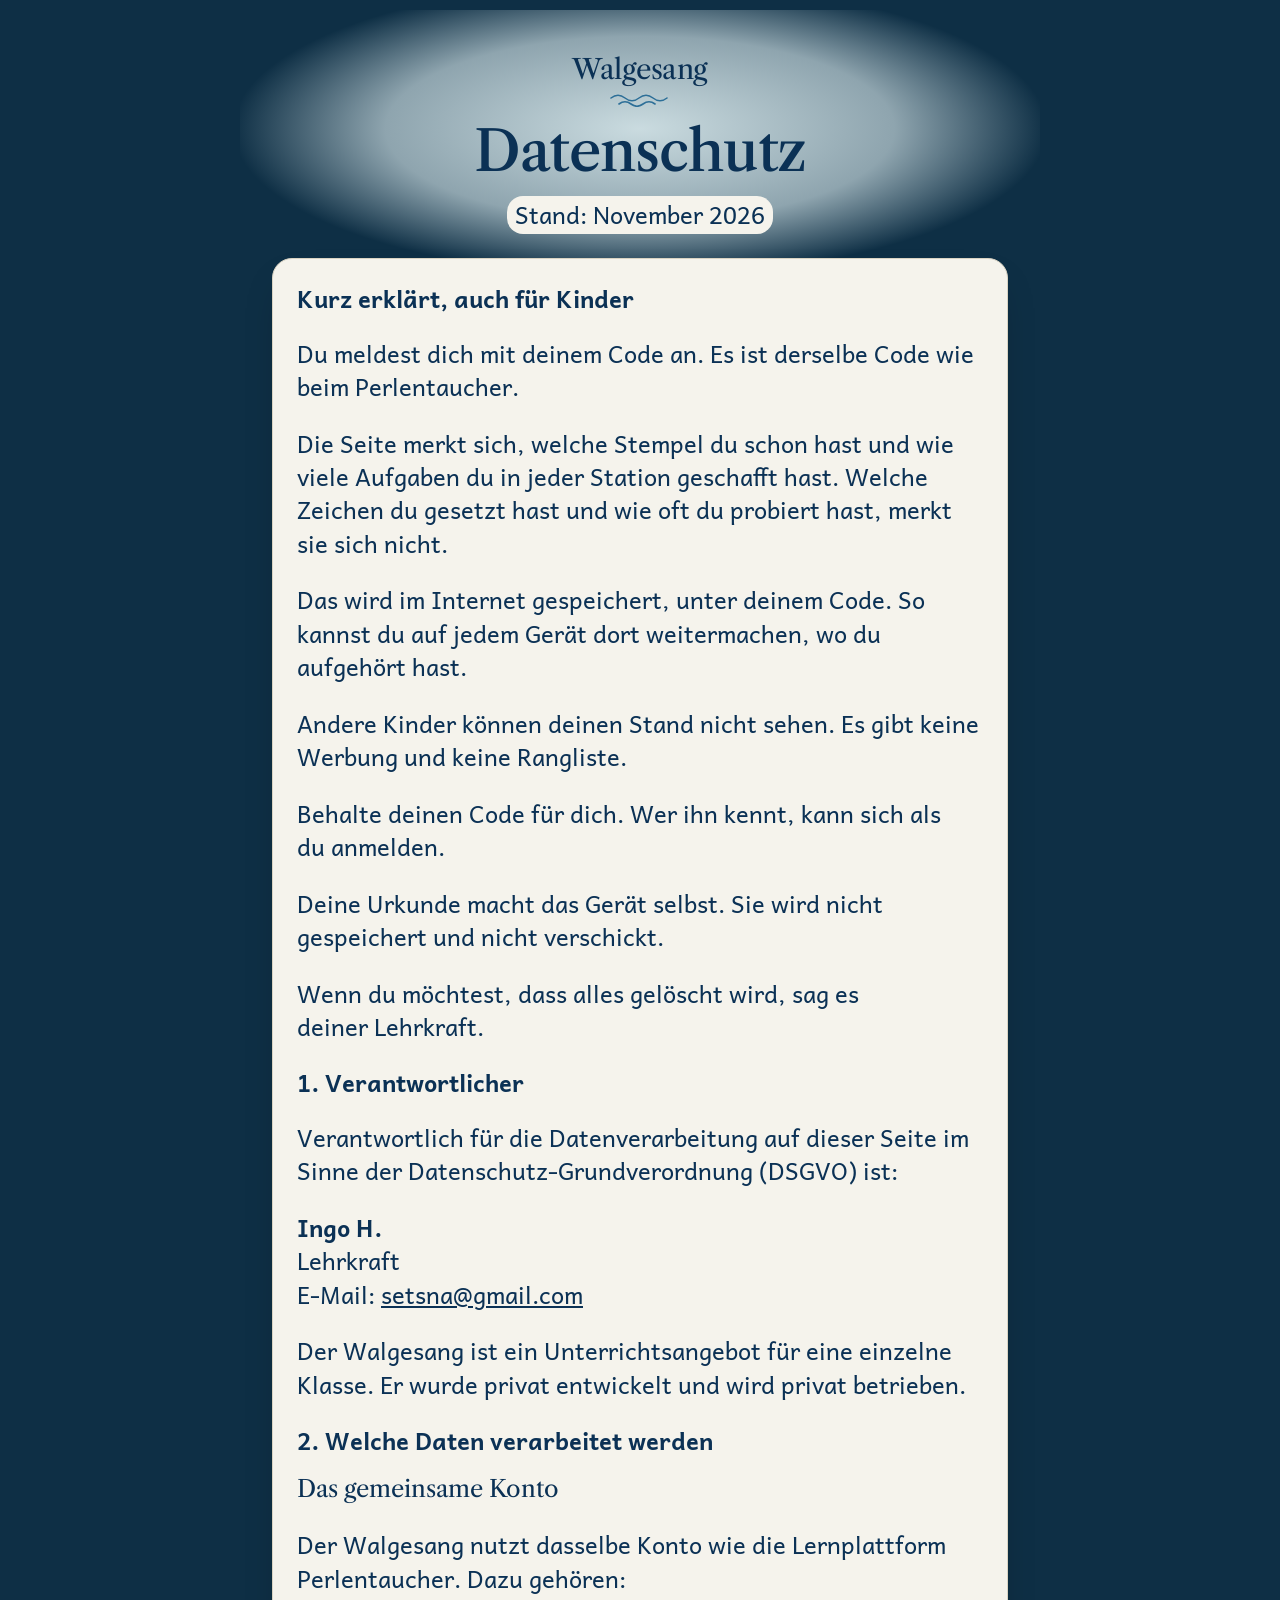
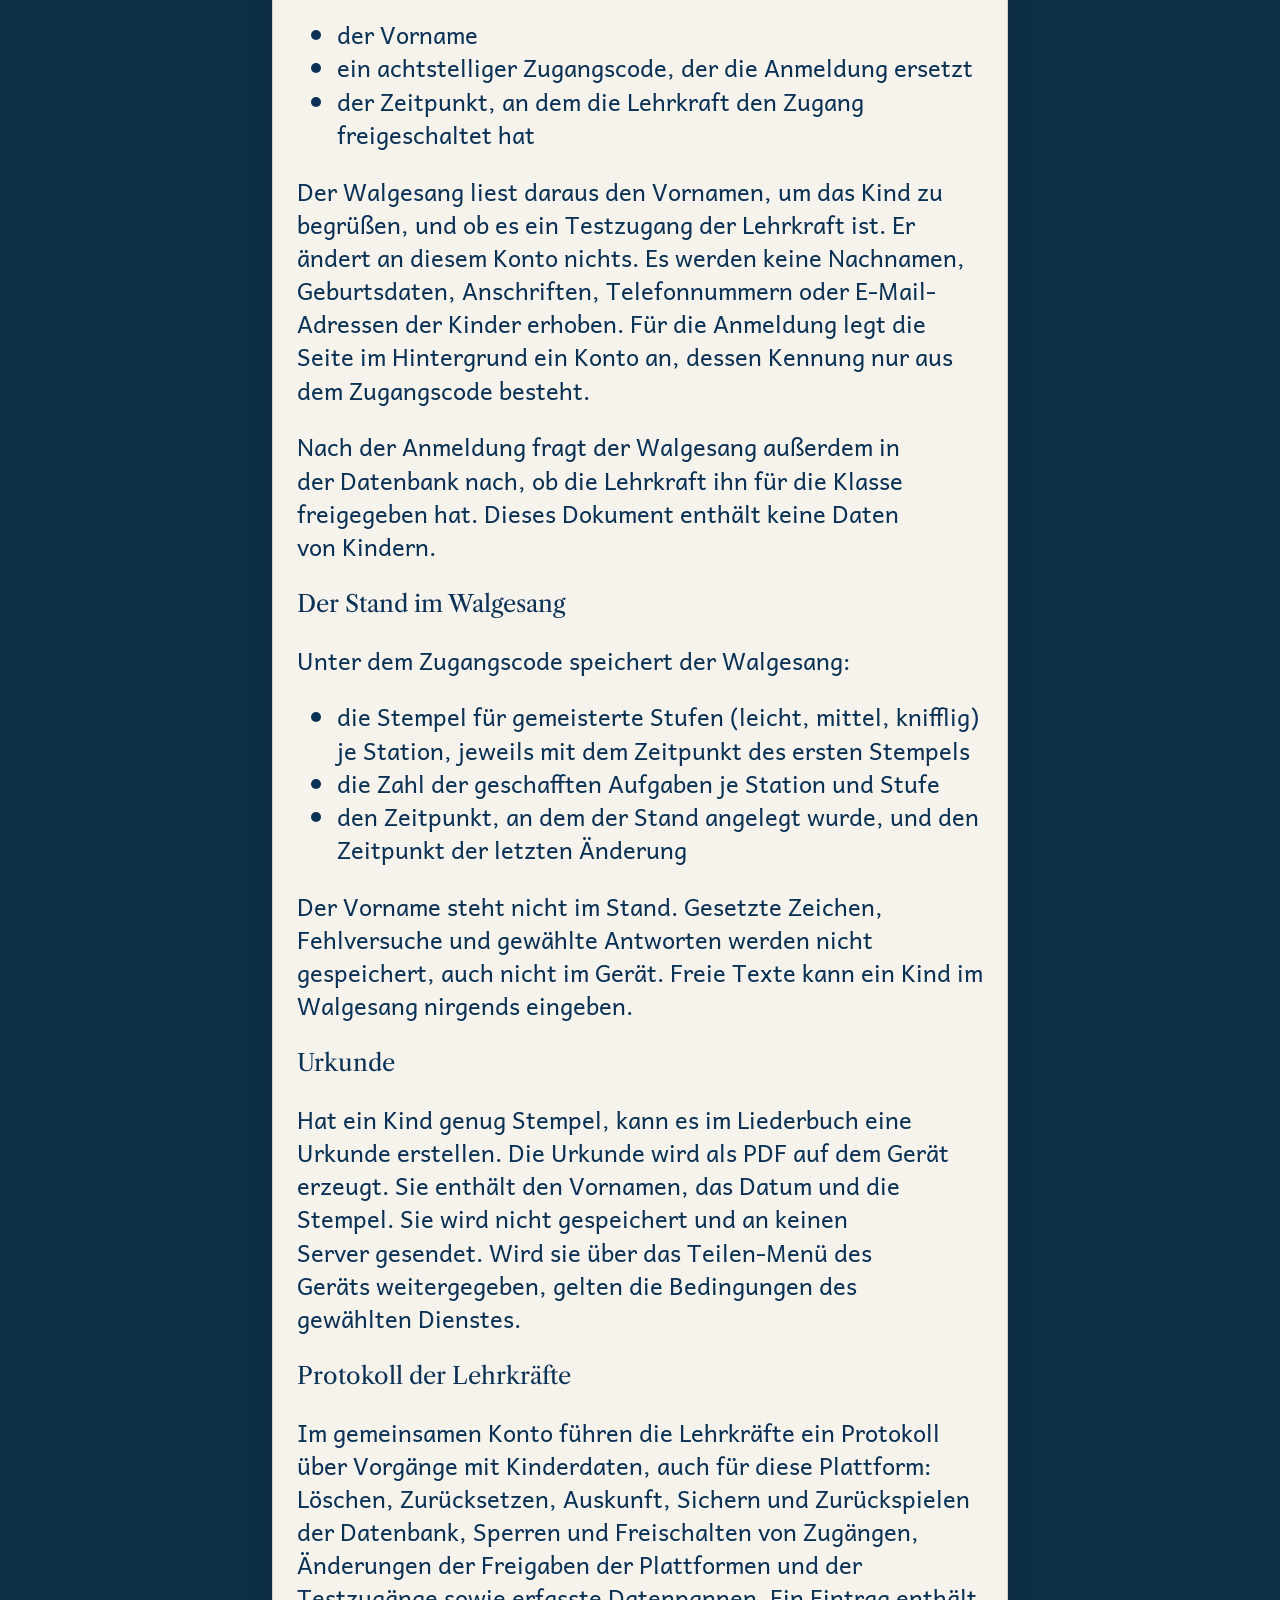
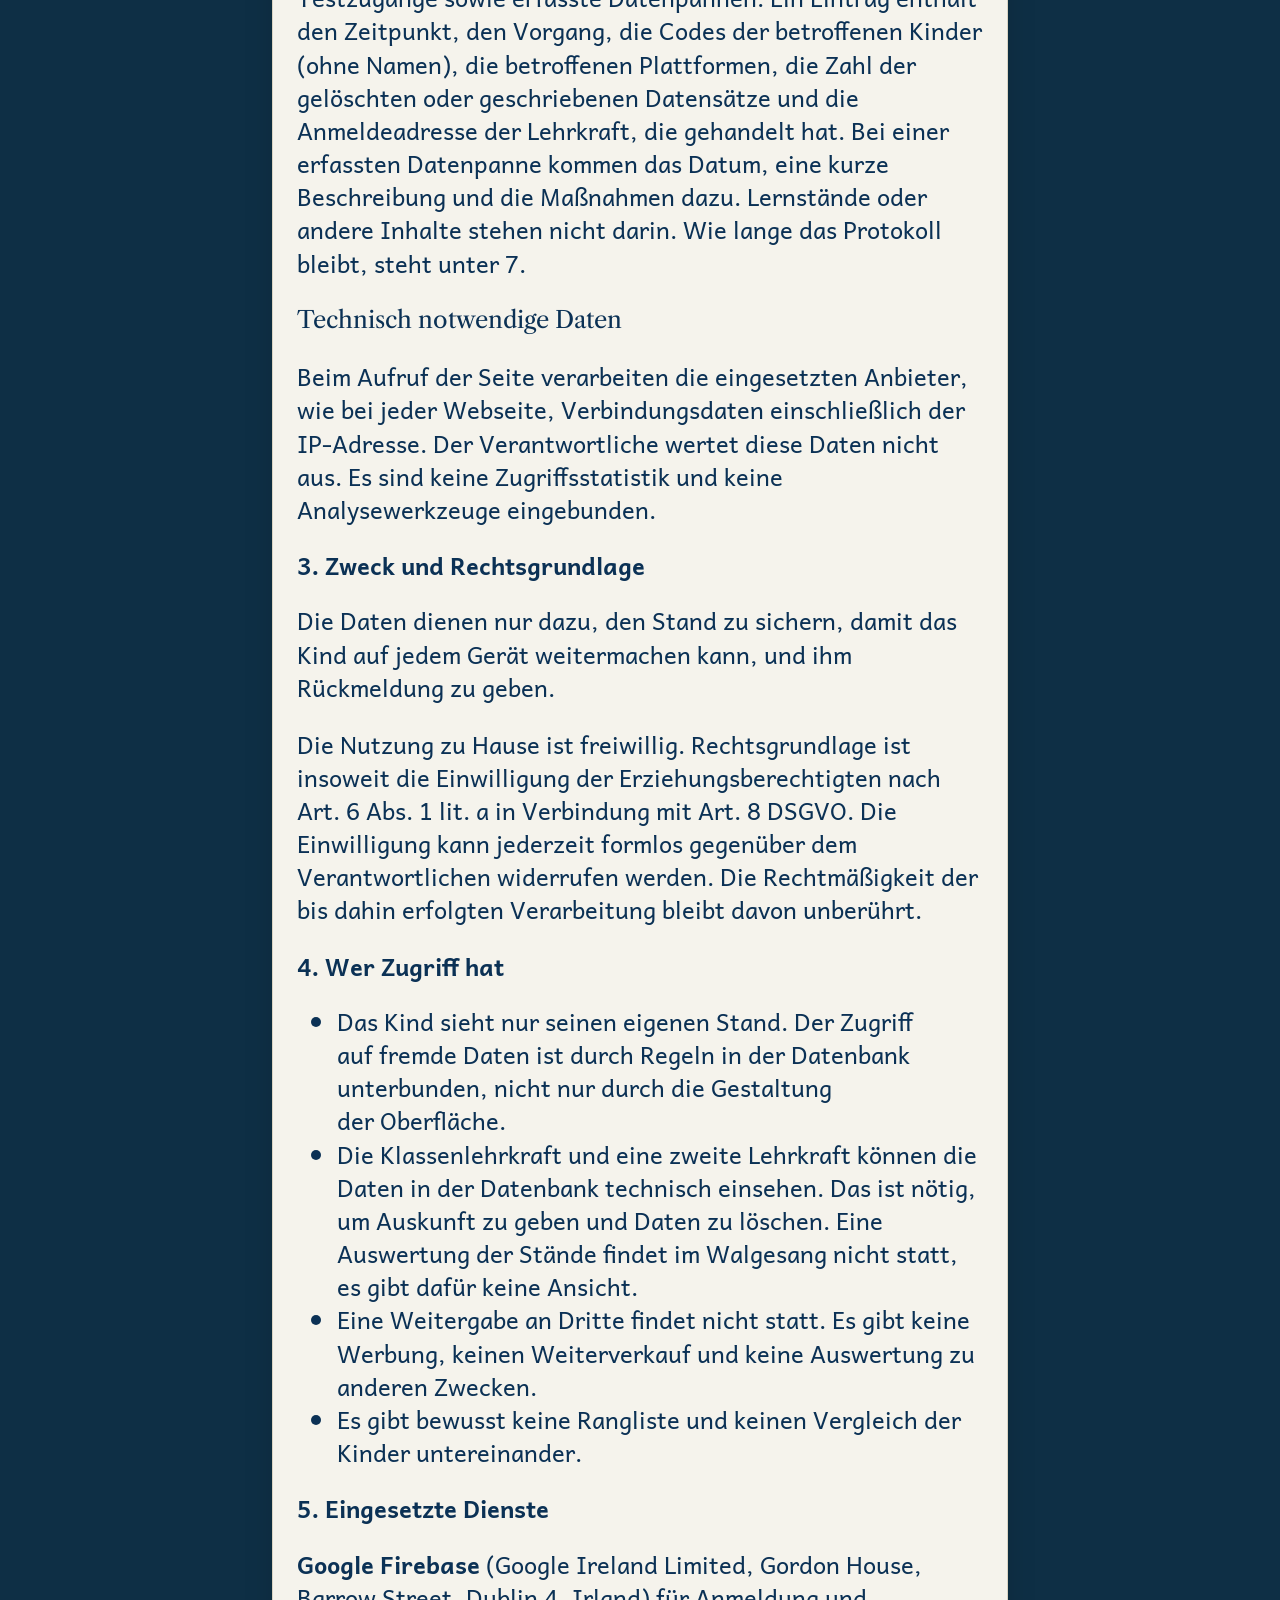
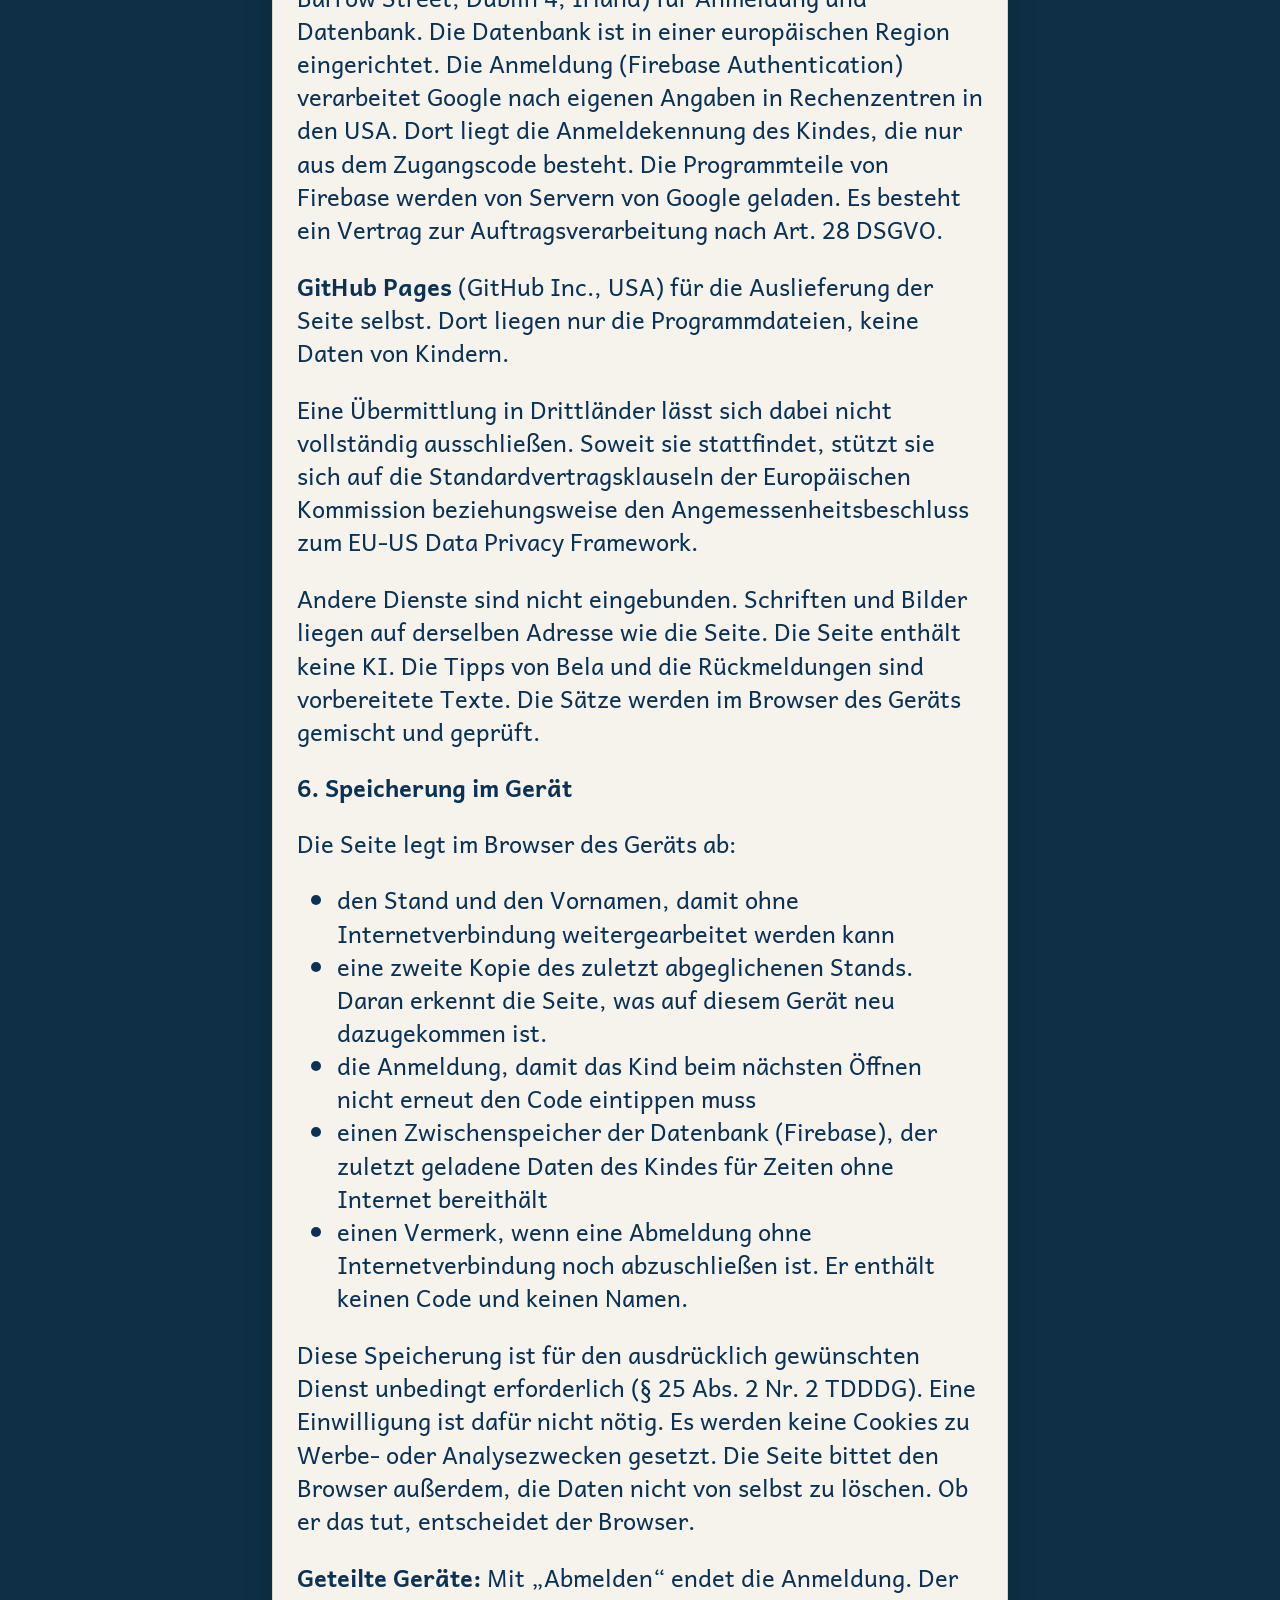
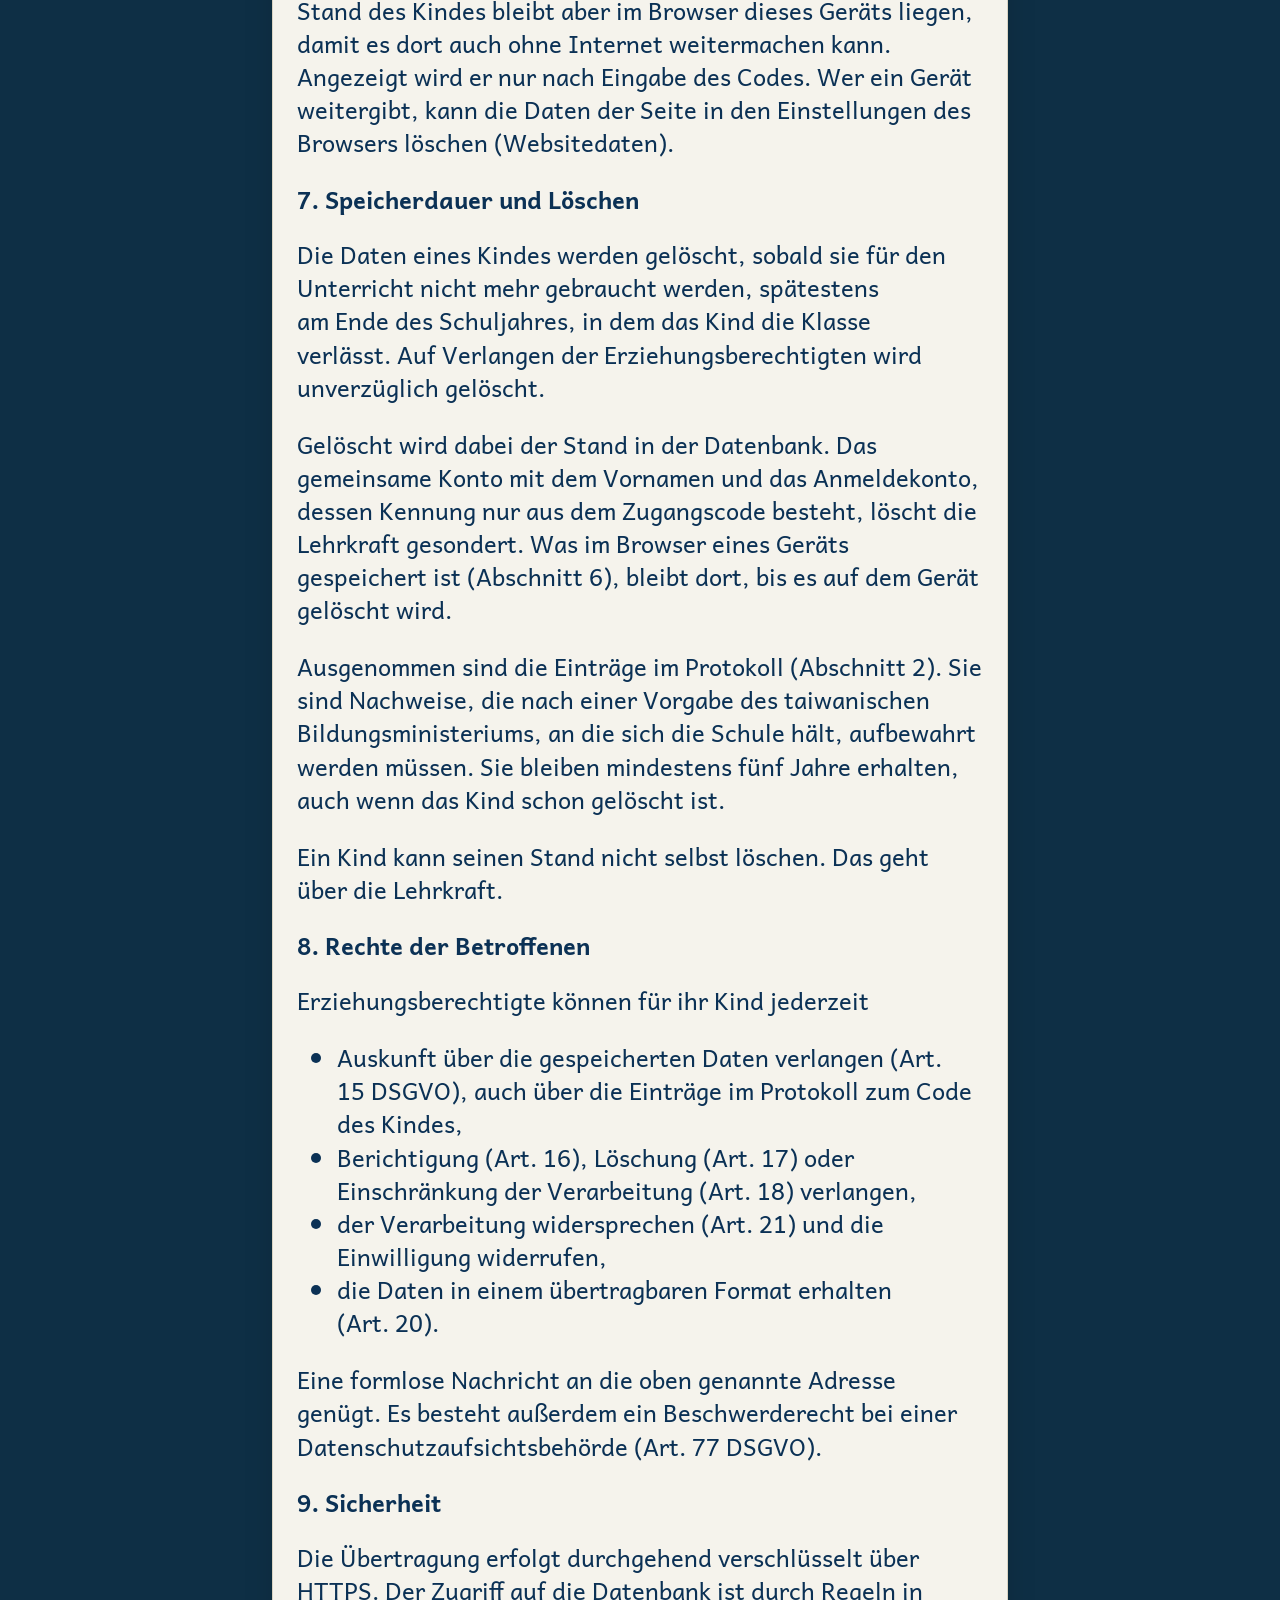
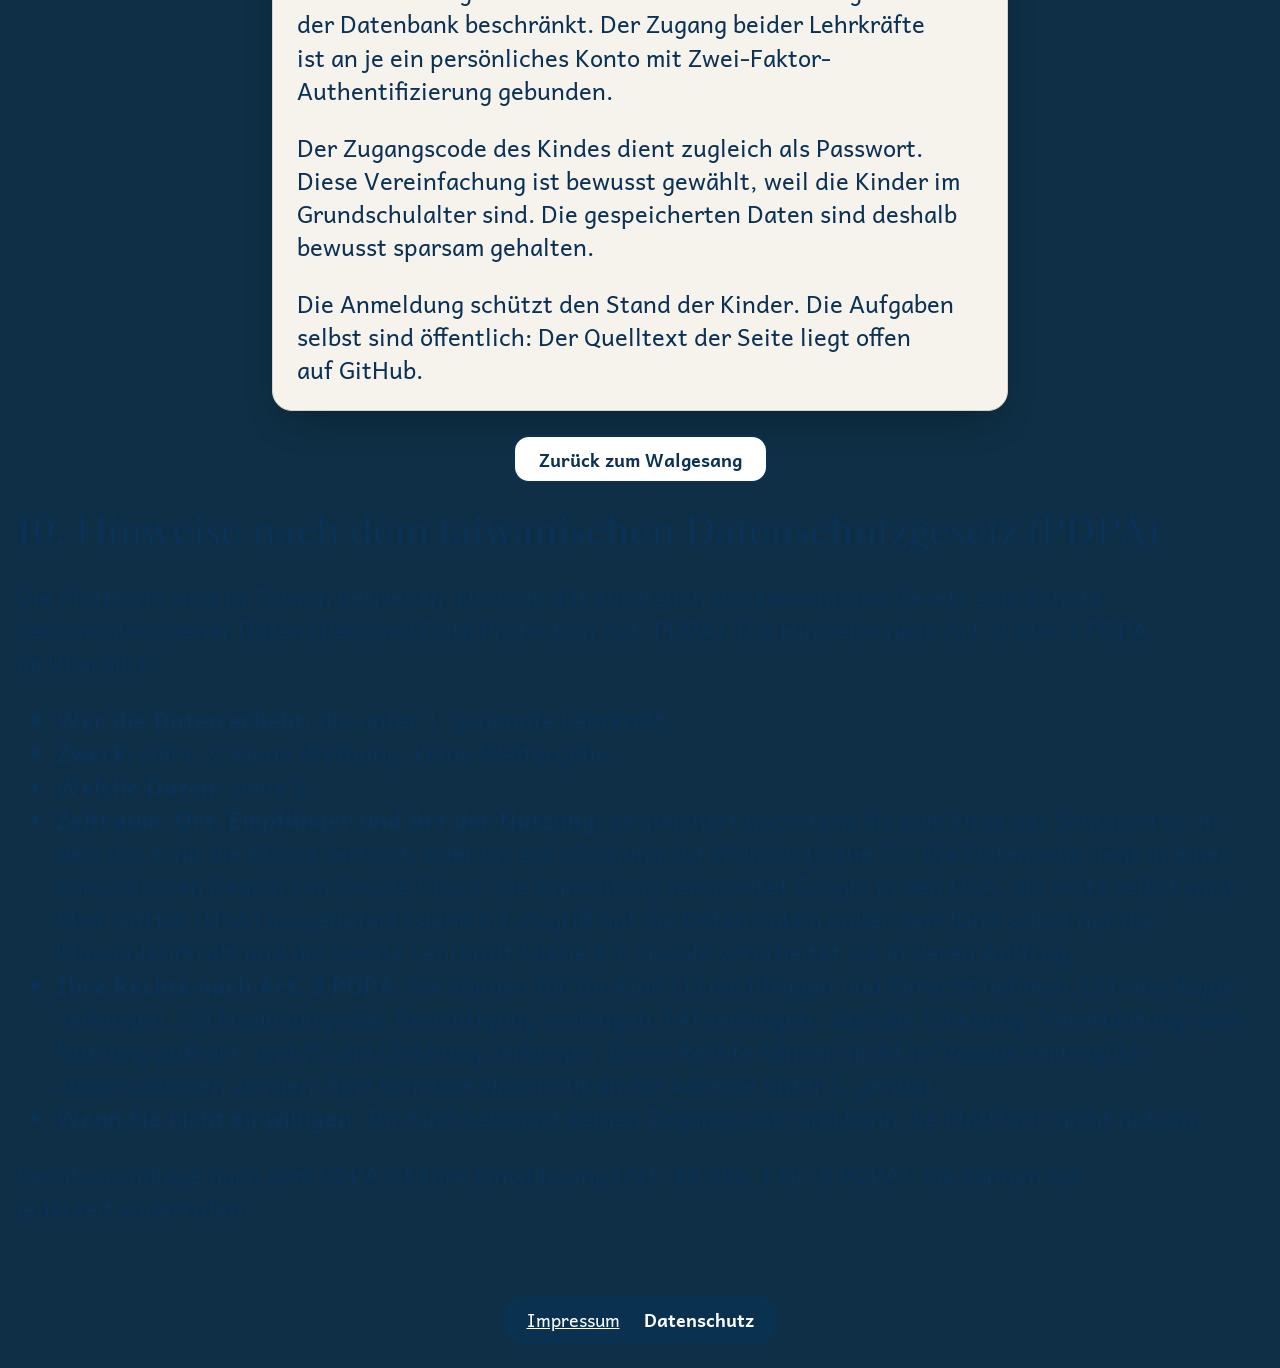
<file: datenschutz.html>
<!doctype html>
<html lang="de">
<head>
  <meta charset="utf-8">
  <meta name="viewport" content="width=device-width, initial-scale=1, viewport-fit=cover">
  <meta http-equiv="Content-Security-Policy" content="default-src 'self'; img-src 'self'; style-src 'self'; script-src 'self'; font-src 'self'; connect-src 'self'; manifest-src 'self'; base-uri 'none'; form-action 'none'; object-src 'none'">
  <meta name="referrer" content="no-referrer">
  <meta name="robots" content="noindex, nofollow">
  <meta name="theme-color" content="#0e2f45">
  <link rel="icon" href="bilder/favicon-64.png?b=3">
  <title>Datenschutz – Walgesang</title>
  <link rel="stylesheet" href="css/tokens.css?v=9">
  <link rel="stylesheet" href="css/walgesang.css?v=9">
</head>
<body class="text-seite">
  <main class="seite">
    <header class="kopf">
      <a class="wortmarke" href="./">Walgesang<svg class="welle" viewBox="0 0 62 14" aria-hidden="true" focusable="false"><path d="M2 5c5-4 9-4 14 0s9 4 14 0 9-4 14 0 9 4 14 0M10 11c4-3 8-3 12 0s8 3 12 0 8-3 12 0" fill="none" stroke-width="1.6" stroke-linecap="round"/></svg></a>
      <h1>Datenschutz</h1>
      <p class="stand">Stand: November 2026</p>
    </header>

    <section class="papier rechtstext" aria-label="Datenschutzerklärung">
      <h2>Kurz erklärt, auch für Kinder</h2>
      <p>Du meldest dich mit deinem Code an. Es ist derselbe Code wie beim Perlentaucher.</p>
      <p>Die Seite merkt sich, welche Stempel du schon hast und wie viele Aufgaben du in jeder Station geschafft hast. Welche Zeichen du gesetzt hast und wie oft du probiert hast, merkt sie sich nicht.</p>
      <p>Das wird im Internet gespeichert, unter deinem Code. So kannst du auf jedem Gerät dort weitermachen, wo du aufgehört hast.</p>
      <p>Andere Kinder können deinen Stand nicht sehen. Es gibt keine Werbung und keine Rangliste.</p>
      <p>Behalte deinen Code für dich. Wer ihn kennt, kann sich als du anmelden.</p>
      <p>Deine Urkunde macht das Gerät selbst. Sie wird nicht gespeichert und nicht verschickt.</p>
      <p>Wenn du möchtest, dass alles gelöscht wird, sag es deiner Lehrkraft.</p>

      <h2>1. Verantwortlicher</h2>
      <p>Verantwortlich für die Datenverarbeitung auf dieser Seite im Sinne der Datenschutz-Grundverordnung (DSGVO) ist:</p>
      <p><b>Ingo H.</b><br>Lehrkraft<br>E-Mail: <a href="mailto:setsna@gmail.com">setsna@gmail.com</a></p>
      <p>Der Walgesang ist ein Unterrichtsangebot für eine einzelne Klasse. Er wurde privat entwickelt und wird privat betrieben.</p>

      <h2>2. Welche Daten verarbeitet werden</h2>
      <h3>Das gemeinsame Konto</h3>
      <p>Der Walgesang nutzt dasselbe Konto wie die Lernplattform Perlentaucher. Dazu gehören:</p>
      <ul>
        <li>der Vorname</li>
        <li>ein achtstelliger Zugangscode, der die Anmeldung ersetzt</li>
        <li>der Zeitpunkt, an dem die Lehrkraft den Zugang freigeschaltet hat</li>
      </ul>
      <p>Der Walgesang liest daraus den Vornamen, um das Kind zu begrüßen, und ob es ein Testzugang der Lehrkraft ist. Er ändert an diesem Konto nichts. Es werden keine Nachnamen, Geburtsdaten, Anschriften, Telefonnummern oder E-Mail-Adressen der Kinder erhoben. Für die Anmeldung legt die Seite im Hintergrund ein Konto an, dessen Kennung nur aus dem Zugangscode besteht.</p>
      <p>Nach der Anmeldung fragt der Walgesang außerdem in der Datenbank nach, ob die Lehrkraft ihn für die Klasse freigegeben hat. Dieses Dokument enthält keine Daten von Kindern.</p>

      <h3>Der Stand im Walgesang</h3>
      <p>Unter dem Zugangscode speichert der Walgesang:</p>
      <ul>
        <li>die Stempel für gemeisterte Stufen (leicht, mittel, knifflig) je Station, jeweils mit dem Zeitpunkt des ersten Stempels</li>
        <li>die Zahl der geschafften Aufgaben je Station und Stufe</li>
        <li>den Zeitpunkt, an dem der Stand angelegt wurde, und den Zeitpunkt der letzten Änderung</li>
      </ul>
      <p>Der Vorname steht nicht im Stand. Gesetzte Zeichen, Fehlversuche und gewählte Antworten werden nicht gespeichert, auch nicht im Gerät. Freie Texte kann ein Kind im Walgesang nirgends eingeben.</p>

      <h3>Urkunde</h3>
      <p>Hat ein Kind genug Stempel, kann es im Liederbuch eine Urkunde erstellen. Die Urkunde wird als PDF auf dem Gerät erzeugt. Sie enthält den Vornamen, das Datum und die Stempel. Sie wird nicht gespeichert und an keinen Server gesendet. Wird sie über das Teilen-Menü des Geräts weitergegeben, gelten die Bedingungen des gewählten Dienstes.</p>

      <h3>Protokoll der Lehrkräfte</h3>
      <p>Im gemeinsamen Konto führen die Lehrkräfte ein Protokoll über Vorgänge mit Kinderdaten, auch für diese Plattform: Löschen, Zurücksetzen, Auskunft, Sichern und Zurückspielen der Datenbank, Sperren und Freischalten von Zugängen, Änderungen der Freigaben der Plattformen und der Testzugänge sowie erfasste Datenpannen. Ein Eintrag enthält den Zeitpunkt, den Vorgang, die Codes der betroffenen Kinder (ohne Namen), die betroffenen Plattformen, die Zahl der gelöschten oder geschriebenen Datensätze und die Anmeldeadresse der Lehrkraft, die gehandelt hat. Bei einer erfassten Datenpanne kommen das Datum, eine kurze Beschreibung und die Maßnahmen dazu. Lernstände oder andere Inhalte stehen nicht darin. Wie lange das Protokoll bleibt, steht unter 7.</p>

      <h3>Technisch notwendige Daten</h3>
      <p>Beim Aufruf der Seite verarbeiten die eingesetzten Anbieter, wie bei jeder Webseite, Verbindungsdaten einschließlich der IP-Adresse. Der Verantwortliche wertet diese Daten nicht aus. Es sind keine Zugriffsstatistik und keine Analysewerkzeuge eingebunden.</p>

      <h2>3. Zweck und Rechtsgrundlage</h2>
      <p>Die Daten dienen nur dazu, den Stand zu sichern, damit das Kind auf jedem Gerät weitermachen kann, und ihm Rückmeldung zu geben.</p>
      <p>Die Nutzung zu Hause ist freiwillig. Rechtsgrundlage ist insoweit die Einwilligung der Erziehungsberechtigten nach Art. 6 Abs. 1 lit. a in Verbindung mit Art. 8 DSGVO. Die Einwilligung kann jederzeit formlos gegenüber dem Verantwortlichen widerrufen werden. Die Rechtmäßigkeit der bis dahin erfolgten Verarbeitung bleibt davon unberührt.</p>

      <h2>4. Wer Zugriff hat</h2>
      <ul>
        <li>Das Kind sieht nur seinen eigenen Stand. Der Zugriff auf fremde Daten ist durch Regeln in der Datenbank unterbunden, nicht nur durch die Gestaltung der Oberfläche.</li>
        <li>Die Klassenlehrkraft und eine zweite Lehrkraft können die Daten in der Datenbank technisch einsehen. Das ist nötig, um Auskunft zu geben und Daten zu löschen. Eine Auswertung der Stände findet im Walgesang nicht statt, es gibt dafür keine Ansicht.</li>
        <li>Eine Weitergabe an Dritte findet nicht statt. Es gibt keine Werbung, keinen Weiterverkauf und keine Auswertung zu anderen Zwecken.</li>
        <li>Es gibt bewusst keine Rangliste und keinen Vergleich der Kinder untereinander.</li>
      </ul>

      <h2>5. Eingesetzte Dienste</h2>
      <p><b>Google Firebase</b> (Google Ireland Limited, Gordon House, Barrow Street, Dublin 4, Irland) für Anmeldung und Datenbank. Die Datenbank ist in einer europäischen Region eingerichtet. Die Anmeldung (Firebase Authentication) verarbeitet Google nach eigenen Angaben in Rechenzentren in den USA. Dort liegt die Anmeldekennung des Kindes, die nur aus dem Zugangscode besteht. Die Programmteile von Firebase werden von Servern von Google geladen. Es besteht ein Vertrag zur Auftragsverarbeitung nach Art. 28 DSGVO.</p>
      <p><b>GitHub Pages</b> (GitHub Inc., USA) für die Auslieferung der Seite selbst. Dort liegen nur die Programmdateien, keine Daten von Kindern.</p>
      <p>Eine Übermittlung in Drittländer lässt sich dabei nicht vollständig ausschließen. Soweit sie stattfindet, stützt sie sich auf die Standardvertragsklauseln der Europäischen Kommission beziehungsweise den Angemessenheitsbeschluss zum EU-US Data Privacy Framework.</p>
      <p>Andere Dienste sind nicht eingebunden. Schriften und Bilder liegen auf derselben Adresse wie die Seite. Die Seite enthält keine KI. Die Tipps von Bela und die Rückmeldungen sind vorbereitete Texte. Die Sätze werden im Browser des Geräts gemischt und geprüft.</p>

      <h2>6. Speicherung im Gerät</h2>
      <p>Die Seite legt im Browser des Geräts ab:</p>
      <ul>
        <li>den Stand und den Vornamen, damit ohne Internetverbindung weitergearbeitet werden kann</li>
        <li>eine zweite Kopie des zuletzt abgeglichenen Stands. Daran erkennt die Seite, was auf diesem Gerät neu dazugekommen ist.</li>
        <li>die Anmeldung, damit das Kind beim nächsten Öffnen nicht erneut den Code eintippen muss</li>
        <li>einen Zwischenspeicher der Datenbank (Firebase), der zuletzt geladene Daten des Kindes für Zeiten ohne Internet bereithält</li>
        <li>einen Vermerk, wenn eine Abmeldung ohne Internetverbindung noch abzuschließen ist. Er enthält keinen Code und keinen Namen.</li>
      </ul>
      <p>Diese Speicherung ist für den ausdrücklich gewünschten Dienst unbedingt erforderlich (§ 25 Abs. 2 Nr. 2 TDDDG). Eine Einwilligung ist dafür nicht nötig. Es werden keine Cookies zu Werbe- oder Analysezwecken gesetzt. Die Seite bittet den Browser außerdem, die Daten nicht von selbst zu löschen. Ob er das tut, entscheidet der Browser.</p>
      <p><b>Geteilte Geräte:</b> Mit „Abmelden“ endet die Anmeldung. Der Stand des Kindes bleibt aber im Browser dieses Geräts liegen, damit es dort auch ohne Internet weitermachen kann. Angezeigt wird er nur nach Eingabe des Codes. Wer ein Gerät weitergibt, kann die Daten der Seite in den Einstellungen des Browsers löschen (Websitedaten).</p>

      <h2>7. Speicherdauer und Löschen</h2>
      <p>Die Daten eines Kindes werden gelöscht, sobald sie für den Unterricht nicht mehr gebraucht werden, spätestens am Ende des Schuljahres, in dem das Kind die Klasse verlässt. Auf Verlangen der Erziehungsberechtigten wird unverzüglich gelöscht.</p>
      <p>Gelöscht wird dabei der Stand in der Datenbank. Das gemeinsame Konto mit dem Vornamen und das Anmeldekonto, dessen Kennung nur aus dem Zugangscode besteht, löscht die Lehrkraft gesondert. Was im Browser eines Geräts gespeichert ist (Abschnitt 6), bleibt dort, bis es auf dem Gerät gelöscht wird.</p>
      <p>Ausgenommen sind die Einträge im Protokoll (Abschnitt 2). Sie sind Nachweise, die nach einer Vorgabe des taiwanischen Bildungsministeriums, an die sich die Schule hält, aufbewahrt werden müssen. Sie bleiben mindestens fünf Jahre erhalten, auch wenn das Kind schon gelöscht ist.</p>
      <p>Ein Kind kann seinen Stand nicht selbst löschen. Das geht über die Lehrkraft.</p>

      <h2>8. Rechte der Betroffenen</h2>
      <p>Erziehungsberechtigte können für ihr Kind jederzeit</p>
      <ul>
        <li>Auskunft über die gespeicherten Daten verlangen (Art. 15 DSGVO), auch über die Einträge im Protokoll zum Code des Kindes,</li>
        <li>Berichtigung (Art. 16), Löschung (Art. 17) oder Einschränkung der Verarbeitung (Art. 18) verlangen,</li>
        <li>der Verarbeitung widersprechen (Art. 21) und die Einwilligung widerrufen,</li>
        <li>die Daten in einem übertragbaren Format erhalten (Art. 20).</li>
      </ul>
      <p>Eine formlose Nachricht an die oben genannte Adresse genügt. Es besteht außerdem ein Beschwerderecht bei einer Datenschutzaufsichtsbehörde (Art. 77 DSGVO).</p>

      <h2>9. Sicherheit</h2>
      <p>Die Übertragung erfolgt durchgehend verschlüsselt über HTTPS. Der Zugriff auf die Datenbank ist durch Regeln in der Datenbank beschränkt. Der Zugang beider Lehrkräfte ist an je ein persönliches Konto mit Zwei-Faktor-Authentifizierung gebunden.</p>
      <p>Der Zugangscode des Kindes dient zugleich als Passwort. Diese Vereinfachung ist bewusst gewählt, weil die Kinder im Grundschulalter sind. Die gespeicherten Daten sind deshalb bewusst sparsam gehalten.</p>
      <p>Die Anmeldung schützt den Stand der Kinder. Die Aufgaben selbst sind öffentlich: Der Quelltext der Seite liegt offen auf GitHub.</p>
    </section>

    <p class="knopfreihe knopfreihe--mitte"><a class="knopf" href="./">Zurück zum Walgesang</a></p>

      <h2>10. Hinweise nach dem taiwanischen Datenschutzgesetz (PDPA)</h2>
      <p>Die Plattform wird in Taiwan betrieben. Deshalb gilt zusätzlich das
        taiwanische Gesetz zum Schutz personenbezogener Daten (Personal Data
        Protection Act, PDPA). Die Hinweise nach Art. 8 Abs. 1 PDPA im Überblick:</p>
      <ul>
        <li><b>Wer die Daten erhebt:</b> die unter 1. genannte Lehrkraft.</li>
        <li><b>Zweck:</b> siehe 3. Keine Werbung, keine Weitergabe.</li>
        <li><b>Welche Daten:</b> siehe 2.</li>
        <li><b>Zeitraum, Ort, Empfänger und Art der Nutzung:</b> gespeichert
          höchstens bis zum Ende des Schuljahres, in dem das Kind die Klasse
          verlässt, oder bis zur Löschung auf Wunsch (siehe 7.). Die Datenbank
          liegt in einer europäischen Region von Google Cloud, die Anmeldung
          verarbeitet Google in den USA, die Seite selbst wird über GitHub (USA)
          ausgeliefert (siehe 5.). Zugriff auf die Daten haben außer dem Kind
          selbst nur die Klassenlehrkraft und die zweite Lehrkraft (siehe 4.); Google verarbeitet sie in deren Auftrag.</li>
        <li><b>Ihre Rechte nach Art. 3 PDPA:</b> Sie können für Ihr Kind
          (1) nachfragen und Einsicht nehmen, (2) eine Kopie verlangen,
          (3) Ergänzung oder Berichtigung verlangen, (4) verlangen, dass die
          Erhebung, Verarbeitung oder Nutzung aufhört, und (5) die Löschung
          verlangen. Diese Rechte können nicht im Voraus vertraglich
          ausgeschlossen werden. Eine formlose Nachricht an die Adresse unter 1.
          genügt.</li>
        <li><b>Wenn Sie nicht einwilligen:</b> Ihr Kind bekommt keinen
          Zugangscode und kann die Plattform nicht nutzen.</li>
      </ul>
      <p>Rechtsgrundlage nach dem PDPA ist Ihre Einwilligung (Art. 19 Abs. 1
        Nr. 5 PDPA). Sie können sie jederzeit widerrufen.</p>
  </main>
  <footer class="fuss"><a href="impressum.html">Impressum</a> <a href="datenschutz.html" aria-current="page">Datenschutz</a></footer>
</body>
</html>
</file>
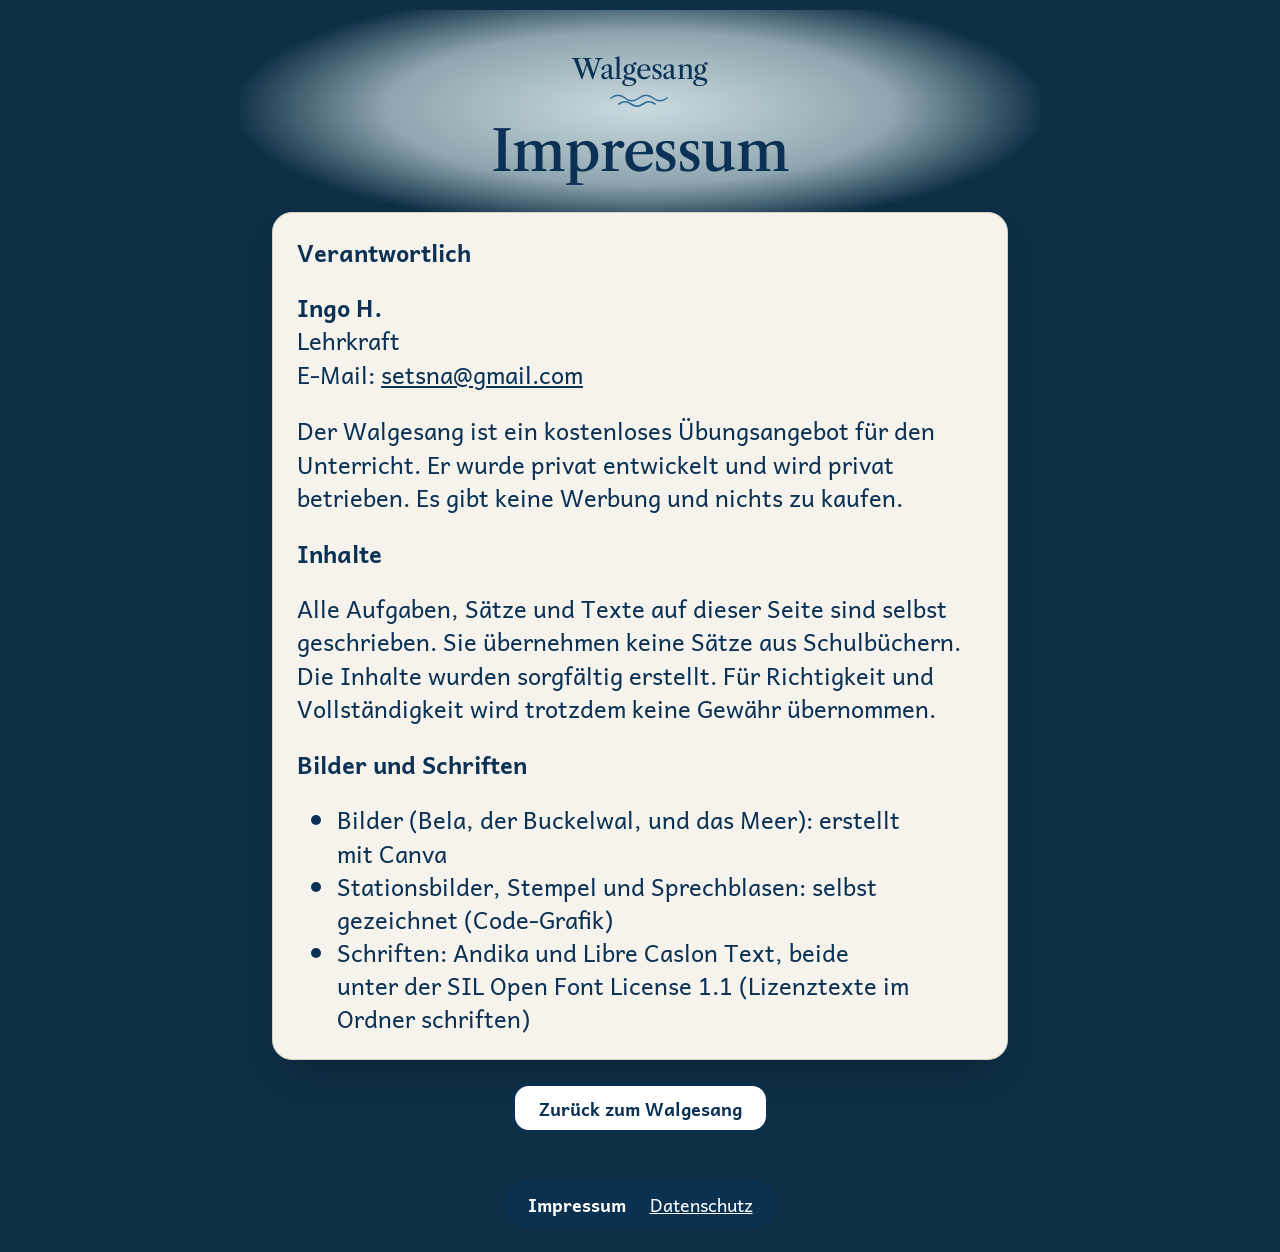
<file: impressum.html>
<!doctype html>
<html lang="de">
<head>
  <meta charset="utf-8">
  <meta name="viewport" content="width=device-width, initial-scale=1, viewport-fit=cover">
  <meta http-equiv="Content-Security-Policy" content="default-src 'self'; img-src 'self'; style-src 'self'; script-src 'self'; font-src 'self'; connect-src 'self'; manifest-src 'self'; base-uri 'none'; form-action 'none'; object-src 'none'">
  <meta name="referrer" content="no-referrer">
  <meta name="robots" content="noindex, nofollow">
  <meta name="theme-color" content="#0e2f45">
  <link rel="icon" href="bilder/favicon-64.png?b=3">
  <title>Impressum – Walgesang</title>
  <link rel="stylesheet" href="css/tokens.css?v=9">
  <link rel="stylesheet" href="css/walgesang.css?v=9">
</head>
<body class="text-seite">
  <main class="seite">
    <header class="kopf">
      <a class="wortmarke" href="./">Walgesang<svg class="welle" viewBox="0 0 62 14" aria-hidden="true" focusable="false"><path d="M2 5c5-4 9-4 14 0s9 4 14 0 9-4 14 0 9 4 14 0M10 11c4-3 8-3 12 0s8 3 12 0 8-3 12 0" fill="none" stroke-width="1.6" stroke-linecap="round"/></svg></a>
      <h1>Impressum</h1>
    </header>

    <section class="papier rechtstext" aria-label="Impressum">
      <h2>Verantwortlich</h2>
      <p><b>Ingo H.</b><br>Lehrkraft<br>E-Mail: <a href="mailto:setsna@gmail.com">setsna@gmail.com</a></p>
      <p>Der Walgesang ist ein kostenloses Übungsangebot für den Unterricht. Er wurde privat entwickelt und wird privat betrieben. Es gibt keine Werbung und nichts zu kaufen.</p>

      <h2>Inhalte</h2>
      <p>Alle Aufgaben, Sätze und Texte auf dieser Seite sind selbst geschrieben. Sie übernehmen keine Sätze aus Schulbüchern. Die Inhalte wurden sorgfältig erstellt. Für Richtigkeit und Vollständigkeit wird trotzdem keine Gewähr übernommen.</p>

      <h2>Bilder und Schriften</h2>
      <ul>
        <li>Bilder (Bela, der Buckelwal, und das Meer): erstellt mit Canva</li>
        <li>Stationsbilder, Stempel und Sprechblasen: selbst gezeichnet (Code-Grafik)</li>
        <li>Schriften: Andika und Libre Caslon Text, beide unter der SIL Open Font License 1.1 (Lizenztexte im Ordner <span lang="en">schriften</span>)</li>
      </ul>
    </section>

    <p class="knopfreihe knopfreihe--mitte"><a class="knopf" href="./">Zurück zum Walgesang</a></p>
  </main>
  <footer class="fuss"><a href="impressum.html" aria-current="page">Impressum</a> <a href="datenschutz.html">Datenschutz</a></footer>
</body>
</html>
</file>
<file: css/tokens.css>
/* Walgesang: Schriften, Farben, Abstände, Schriftgrößen an einer Stelle.
   Grundlage: Lernlagune DESIGN.md (übernommen aus der Chancenbucht). */

@font-face {
  font-family: 'Libre Caslon Text';
  src: url('../schriften/libre-caslon-text.woff2') format('woff2');
  font-weight: 400 700;
  font-style: normal;
  font-display: swap;
}
@font-face {
  font-family: 'Andika';
  src: url('../schriften/andika-regular.woff2') format('woff2');
  font-weight: 400;
  font-style: normal;
  font-display: swap;
}
@font-face {
  font-family: 'Andika';
  src: url('../schriften/andika-bold.woff2') format('woff2');
  font-weight: 700;
  font-style: normal;
  font-display: swap;
}

:root {
  /* Farben (Lernlagune) */
  --tiefe: #0e2f45;
  --navy: #0b3155;
  --navy-weich: #133c5a;
  --welle: #2d6f98;
  --weiss: #ffffff;
  --papier: #f5f3ec;
  --papier-linie: #d9d3c2;
  --tinte-leise: #4a6275;
  --glas-kante: rgba(255, 255, 255, 0.5);
  --glas-schatten: rgba(0, 0, 0, 0.36);
  --nebel: rgba(10, 52, 84, 0.7);

  /* Markierung einer Fehlerstelle: gedämpftes Terrakotta, immer zusammen mit Rahmen und Pfeil (nie nur Farbe) */
  --fehler: #a5432c;

  /* Schriften */
  --schrift-name: 'Libre Caslon Text', Georgia, 'Times New Roman', serif;
  --schrift-text: 'Andika', 'Trebuchet MS', system-ui, sans-serif;

  /* Schriftgrößen (rem mit Untergrenze, damit Lesetext nicht schrumpft) */
  --gr-display: clamp(2.25rem, 1.6rem + 2.4vw, 3.75rem);
  --gr-title: clamp(1.75rem, 1.4rem + 1.2vw, 2.5rem);
  --gr-text: clamp(1.25rem, 1rem + 0.6vw, 1.625rem);
  --gr-label: clamp(1rem, 0.9rem + 0.3vw, 1.125rem);
  --gr-klein: clamp(1rem, 0.92rem + 0.25vw, 1.125rem);

  /* Abstände */
  --a-xs: 0.25rem;
  --a-s: 0.5rem;
  --a-m: 1rem;
  --a-l: 1.5rem;
  --a-xl: 2.5rem;
  --zeile: 34em;

  /* Rundungen */
  --r-papier: 1.25rem;
  --r-knopf: 1rem;

  /* Bewegung: nur opacity und transform */
  --kurve: cubic-bezier(0.16, 1, 0.3, 1);
  --dauer: 220ms;

  /* Touchziel */
  --tippen: 48px;
}
</file>
<file: css/walgesang.css>
/* Walgesang: Gestaltung nach Lernlagune DESIGN.md, Grundlage übernommen aus der Chancenbucht.
   Grundregeln: Navy nur im Licht (heller Hof hinter dunkler Schrift), Glasrezept unverändert
   (blur 6px, saturate 140 %, 2-px-Lichtkante), Bewegung nur über opacity und transform,
   Touchziele mindestens 48 px, Lesetext mit Untergrenze (rem/clamp), Grafik und Rahmen am Maßstab --s. */

*, *::before, *::after { box-sizing: border-box; }
html { -webkit-text-size-adjust: 100%; overflow-x: clip; }

/* ---------- Maßstab: Entwurf 1088 px breit (iPad hoch) ---------- */
:root { --s: calc(min(100vw, 1088px) / 1088); }
@media (orientation: landscape) and (min-width: 820px) {
  /* nie über 1: Sonst wächst die Schrift auf großen Bildschirmen, die Seite aber nicht (Ingos Monitor, 15.11.2026) */
  :root { --s: min(1px, calc(100svh / 1010), calc(100vw / 1360)); }
}
@media (max-width: 640px) and (orientation: portrait) {
  :root { --s: min(1px, calc(100vw / 600)); }
}

body {
  margin: 0;
  min-height: 100vh;
  min-height: 100svh;
  font-family: var(--schrift-text);
  font-size: var(--gr-text);
  line-height: 1.4;
  color: var(--navy);
  background: var(--tiefe);
  position: relative;
  isolation: isolate;
  overflow-x: clip;   /* Lichthof und Licht dürfen nicht seitlich überstehen (kein waagerechtes Scrollen) */
}
:focus-visible { outline: 3px solid var(--navy); outline-offset: 4px; }

.nurvorlesen {
  position: absolute; width: 1px; height: 1px; margin: -1px; padding: 0; overflow: hidden;
  clip: rect(0 0 0 0); clip-path: inset(50%); white-space: nowrap; border: 0;
}

/* ---------- Wasser, Licht, Blasen ---------- */
.wasser {
  position: fixed; inset: 0; z-index: -2; pointer-events: none;
  background: linear-gradient(180deg, #e6f2ef 0%, #a9d4e1 30%, #3f86a8 70%, #12425f 100%);   /* Ersatz, solange das Bild lädt */
}
.wasser img { width: 100%; height: 100%; object-fit: cover; object-position: 50% 0%; display: block; }
.licht, .blasen { position: absolute; z-index: -1; pointer-events: none; }
.licht {
  top: 0; left: 50%;
  width: min(60rem, 100%); height: calc(560 * var(--s));
  transform: translateX(-50%);
  background: radial-gradient(ellipse 46% 64% at 50% 0%, rgba(255, 252, 235, 0.55), rgba(220, 244, 250, 0.2) 55%, transparent 80%);
  opacity: 0.75;
  animation: licht-atmen 11s ease-in-out infinite alternate;
}
@keyframes licht-atmen { to { opacity: 1; transform: translateX(-50%) scaleX(1.08); } }
.blasen { inset: 0 0 auto; height: 100vh; height: 100svh; overflow: hidden; }
.blasen span {
  position: absolute; bottom: 0;
  width: 0.875rem; aspect-ratio: 1; border-radius: 50%;
  border: 1px solid rgba(235, 250, 255, 0.55);
  background: radial-gradient(circle at 32% 30%, rgba(255, 255, 255, 0.7) 0 14%, rgba(200, 238, 250, 0.08) 40%, transparent 70%);
  opacity: 0;
  animation: blase-steigt 18s linear infinite;
}
.blasen span:nth-child(1) { left: 1%; animation-duration: 17s; animation-delay: -2s; }
.blasen span:nth-child(2) { left: 2.4%; width: 0.5625rem; animation-duration: 22s; animation-delay: -11s; }
.blasen span:nth-child(3) { left: 3.4%; width: 0.375rem; animation-duration: 15s; animation-delay: -7s; }
.blasen span:nth-child(4) { right: 1%; width: 0.6875rem; animation-duration: 20s; animation-delay: -4s; }
.blasen span:nth-child(5) { right: 2.6%; width: 0.4375rem; animation-duration: 16s; animation-delay: -13s; }
.blasen span:nth-child(6) { right: 3.4%; width: 0.5625rem; animation-duration: 24s; animation-delay: -18s; }
@keyframes blase-steigt {
  0% { transform: translate3d(0, 0, 0); opacity: 0; }
  10% { opacity: 0.9; }
  50% { transform: translate3d(10px, -50vh, 0); }
  85% { opacity: 0.7; }
  100% { transform: translate3d(-6px, -100vh, 0); opacity: 0; }
}
.ruht .licht, .ruht .blasen span { animation-play-state: paused; }

/* ---------- Seite ---------- */
.seite { max-width: 80rem; margin: 0 auto; padding: calc(96 * var(--s)) var(--a-m) var(--a-l); outline: none; }

/* Kopf im Lichthof: Navy steht nur auf hellem Grund */
.kopf { position: relative; text-align: center; margin: 0 auto var(--a-l); max-width: 44rem; }
.kopf::before {
  content: ''; position: absolute; z-index: -1; inset: -2.5rem -3rem;
  background: radial-gradient(ellipse at 50% 45%, rgba(228, 243, 245, 0.88) 0%, rgba(228, 243, 245, 0.6) 45%, transparent 72%);
  pointer-events: none;
}
.wortmarke {
  font-family: var(--schrift-name); font-size: max(1rem, calc(31 * var(--s))); letter-spacing: -0.02em;
  margin: 0 0 var(--a-s); display: inline-flex; flex-direction: column; align-items: center; gap: var(--a-xs);
  color: var(--navy);
}
a.wortmarke { text-decoration: none; min-height: var(--tippen); justify-content: center; }
.welle { width: 62px; height: 14px; stroke: var(--welle); }
h1 { font-family: var(--schrift-name); font-weight: 500; font-size: var(--gr-display); line-height: 1.3; letter-spacing: -0.02em; margin: 0; }
h2 { font-family: var(--schrift-name); font-weight: 400; font-size: var(--gr-title); line-height: 1.3; margin: var(--a-l) 0 var(--a-s); }
h3 { font-family: var(--schrift-name); font-weight: 400; font-size: var(--gr-text); margin: var(--a-m) 0 var(--a-xs); }
.unterzeile { margin: var(--a-s) 0 0; color: var(--navy-weich); font-size: var(--gr-text); }

/* Bela: gemaltes Bild, rund ausgeblendet, kein Rahmen, keine Bewegung */
.bela {
  display: block; margin: var(--a-m) auto 0;
  width: clamp(9rem, calc(300 * var(--s)), 18rem); height: auto; aspect-ratio: 1;
  border-radius: 50%;
  -webkit-mask-image: radial-gradient(circle at 50% 50%, #000 56%, transparent 71%);
  mask-image: radial-gradient(circle at 50% 50%, #000 56%, transparent 71%);
}

/* ---------- Papier: helle Fläche für Formulare und Text ---------- */
.papier {
  background: var(--papier);
  border: 1px solid var(--papier-linie);
  border-radius: var(--r-papier);
  padding: var(--a-l);
  margin: var(--a-l) auto;
  max-width: 40rem;
  box-shadow: 0 18px 40px -18px var(--glas-schatten);
}
.papier > :first-child { margin-top: 0; }
.papier > :last-child { margin-bottom: 0; }
.papier p, .papier li { max-width: var(--zeile); }
.papier a { color: var(--navy); }
.leise { color: var(--tinte-leise); font-size: var(--gr-klein); }

/* Formular */
label { display: block; font-size: var(--gr-label); font-weight: 700; margin-bottom: var(--a-xs); }
input[type="text"] {
  font: inherit; color: var(--navy); background: var(--weiss);
  border: 2px solid var(--navy-weich); border-radius: var(--r-knopf);
  min-height: var(--tippen); padding: 0 var(--a-m); width: 100%;
}
.code-feld { max-width: 16rem; letter-spacing: 0.12em; text-transform: uppercase; }
.hinweis-feld { min-height: 1.45em; margin: var(--a-s) 0 0; font-weight: 700; }
.hinweis-feld:empty { min-height: 0; }

/* Knöpfe */
.knopf {
  font: inherit; font-size: var(--gr-label); font-weight: 700;
  min-height: var(--tippen); min-width: var(--tippen); padding: 0 var(--a-l);
  border-radius: var(--r-knopf); border: 2px solid var(--navy); background: var(--weiss); color: var(--navy);
  cursor: pointer; transition: transform var(--dauer) var(--kurve);
}
.knopf:active { transform: scale(0.98); }
.knopf[disabled] { opacity: 0.55; cursor: not-allowed; }
.knopf.haupt { background: var(--navy); color: var(--weiss); }
a.knopf { display: inline-flex; align-items: center; text-decoration: none; }
.knopfreihe { display: flex; flex-wrap: wrap; gap: var(--a-s) var(--a-m); align-items: center; margin: var(--a-l) 0 0; }
.knopfreihe--mitte { justify-content: center; }
/* Ruhiger Glasknopf auf dem Wasser (z. B. Abmelden) */
.knopf.glas-knopf {
  background: rgba(10, 52, 84, 0.74); color: var(--weiss); border-color: var(--glas-kante);   /* 0.74: Weiß bleibt auch über hellem Sand über 4.5 : 1 */
  -webkit-backdrop-filter: blur(6px); backdrop-filter: blur(6px);
}
.knopf.glas-knopf:focus-visible { outline-color: var(--weiss); }

/* ---------- Startseite: Stationen als Glasfenster ---------- */
.netz-zeile { max-width: 40rem; margin: 0 auto var(--a-m); padding: var(--a-s) var(--a-m); background: var(--papier); border-radius: var(--r-knopf); font-size: var(--gr-klein); }
.stationen {
  list-style: none; margin: calc(40 * var(--s)) auto 0; padding: 0;
  --spalten: 3;
  --luecke: calc(36 * var(--s));
  display: flex; flex-wrap: wrap; justify-content: center;   /* letzte Reihe mittig (3 + 2 im Hochformat) */
  gap: var(--luecke);
  max-width: 62rem;
}
/* Sechs Stationen: drei je Reihe im Hochformat; im Querformat ab 1100 px alle sechs nebeneinander (Regel weiter unten) */
@media (orientation: landscape) and (min-width: 1500px) {
  .stationen { --spalten: 6; max-width: 92rem; }
}
.stationen > li { display: flex; flex: 0 1 calc((100% - (var(--spalten) - 1) * var(--luecke)) / var(--spalten) - 1px); min-width: 0; }
@media (max-width: 560px) {
  .stationen > li { flex-basis: 100%; max-width: 22rem; }
}
.station {
  flex: 1; width: 100%; margin: 0; font: inherit;
  container-type: inline-size;   /* für die Titelgröße (cqi) */
  position: relative; display: flex; flex-direction: column; align-items: center; text-align: center;
  min-height: calc(330 * var(--s));
  padding: calc(44 * var(--s)) var(--a-m) calc(36 * var(--s));
  border-radius: calc(72 * var(--s));
  color: var(--weiss);
  background: linear-gradient(180deg, rgba(214, 242, 252, 0.13), rgba(40, 110, 150, 0.06) 55%, rgba(8, 42, 70, 0.42));
  border: 2px solid var(--glas-kante);
  box-shadow: inset 0 2px 0 rgba(255, 255, 255, 0.62), inset 0 0 0 2px rgba(255, 255, 255, 0.16), inset 0 0 calc(22 * var(--s)) rgba(200, 240, 255, 0.38), 0 26px 50px -10px rgba(3, 20, 35, 0.38);
  -webkit-backdrop-filter: blur(6px) saturate(140%);
  backdrop-filter: blur(6px) saturate(140%);
}
/* „Kommt bald“: dunkleres Nebelglas, damit kleine weiße Schrift auch über hellem Wasser AA erreicht */
.station--bald { background: var(--nebel); }
.station__name { display: block; margin: 0; font-family: var(--schrift-name); font-weight: 400; font-size: max(1.375rem, calc(40 * var(--s)));
  font-size: clamp(min(1.25rem, 17cqi), 17cqi, 2.5rem);   /* richtet sich nach der Kartenbreite (Container), ältere Browser nehmen die Zeile davor */
  max-width: 100%; hyphens: auto; overflow-wrap: anywhere; line-height: 1.3; text-shadow: 0 1px 3px rgba(4, 30, 50, 0.55); }
.station__kurz { display: block; font-size: var(--gr-klein); line-height: 1.3; }
/* Live-Station: ganzes Fenster ist der Knopf. Getöntes Glas (0.62 oben), damit kleine weiße Schrift AA erreicht. */
.station--live {
  cursor: pointer;
  background: linear-gradient(180deg, rgba(10, 52, 84, 0.62), rgba(8, 42, 70, 0.78));
  transition: transform var(--dauer) var(--kurve);
}
.station--live:active { transform: scale(0.975); }
.station--live:focus-visible { outline: 3px solid var(--weiss); outline-offset: 6px; }
@media (hover: hover) { .station--live:hover { transform: translateY(-6px); } }
.stempel-punkte { display: inline-flex; gap: 0.5rem; margin-top: var(--a-s); }
.stempel-punkt { display: inline-block; width: 1rem; height: 1rem; border-radius: 50%; border: 2px dashed rgba(255, 255, 255, 0.85); vertical-align: middle; }
.stempel-punkt--voll { border-style: solid; background: var(--weiss); box-shadow: inset 0 0 0 3px var(--welle); }
.station__linie { width: 60%; height: 1px; margin: calc(14 * var(--s)) auto; background: linear-gradient(90deg, transparent, rgba(255, 255, 255, 0.7), transparent); position: relative; }
.station__linie::after { content: ''; position: absolute; left: 50%; top: 50%; width: 6px; height: 6px; margin: -3px 0 0 -3px; border-radius: 50%; background: var(--weiss); box-shadow: 0 0 8px rgba(255, 255, 255, 0.8); }
.station p { margin: 0; font-size: var(--gr-klein); line-height: 1.3; text-shadow: 0 1px 3px rgba(4, 30, 50, 0.55); }
.station__bild { width: calc(120 * var(--s)); min-width: 4.5rem; height: auto; margin: auto 0 calc(10 * var(--s)); padding-top: calc(18 * var(--s)); }
.station__bald { margin-top: var(--a-s) !important; font-size: var(--gr-label); opacity: 0.92; display: inline-flex; align-items: center; gap: 0.4em; }
.schloss { width: 1em; height: 1em; fill: none; stroke: currentColor; stroke-width: 1.6; stroke-linecap: round; stroke-linejoin: round; }

/* ---------- Plattform gesperrt („Bald offen“, Lehrerbereich des Perlentauchers, 21.11.2026) ---------- */
.zu h2 { display: flex; align-items: center; gap: 0.45em; }
.zu h2 .schloss { flex: none; width: 0.9em; height: 0.9em; }

/* ---------- Erwachsenenbereich ---------- */
.erwachsene summary { cursor: pointer; min-height: var(--tippen); display: flex; align-items: center; list-style-position: inside; }
.erwachsene summary h2 { display: inline; margin: 0; font-size: var(--gr-text); }
.erwachsene { max-width: 40rem; }

/* ---------- Meldungen ---------- */
.meldung-bereich { position: sticky; bottom: 0; display: flex; justify-content: center; padding: 0 var(--a-m) var(--a-m); pointer-events: none; }
.meldung { pointer-events: auto; margin: 0; max-width: 40rem; padding: var(--a-s) var(--a-m); background: var(--navy); color: var(--weiss); border-radius: var(--r-knopf); font-size: var(--gr-klein); }
.meldung:empty { display: none; }
.vorschau-hinweis { margin: 0; padding: var(--a-s) var(--a-m); background: var(--navy); color: var(--weiss); text-align: center; font-size: var(--gr-klein); }

/* ---------- Fuß: auf dunklem Nebelglas, damit Weiß lesbar bleibt ---------- */
.fuss {
  display: flex; flex-wrap: wrap; justify-content: center; gap: var(--a-s) var(--a-l);
  width: fit-content; margin: var(--a-l) auto max(var(--a-l), env(safe-area-inset-bottom));
  padding: 0 var(--a-l); border-radius: 999px;
  background: rgba(10, 52, 84, 0.78);
  font-size: var(--gr-klein);
}
.fuss a { color: var(--weiss); min-height: var(--tippen); display: inline-flex; align-items: center; }
.fuss a:focus-visible { outline-color: var(--weiss); }
.fuss a[aria-current="page"] { text-decoration: none; font-weight: 700; }

/* ---------- Unterseiten (Datenschutz, Impressum) ---------- */
.text-seite .papier { max-width: 46rem; }
.text-seite .papier h2 { font-size: var(--gr-text); font-family: var(--schrift-text); font-weight: 700; }

@media (hover: hover) {
  .knopf.glas-knopf:hover { background: rgba(10, 52, 84, 0.86); }
}
@media (prefers-reduced-motion: reduce) {
  *, *::before, *::after { transition: none !important; animation: none !important; }
  .licht { opacity: 0.8; }
  .blasen { display: none; }
}

/* Erwachsenenbereich: Liste der Stationen, Tabelle Prinzip und Umsetzung */
.erwachsene__liste { padding-left: 1.2em; }
.erwachsene__liste li + li { margin-top: var(--a-xs); }
.erwachsene__tabelle { overflow-x: auto; }
.erwachsene__tabelle table { border-collapse: collapse; width: 100%; font-size: var(--gr-klein); }
.erwachsene__tabelle th, .erwachsene__tabelle td { text-align: left; vertical-align: top; padding: var(--a-xs) var(--a-s); border-bottom: 1px solid var(--papier-linie); }
.erwachsene__tabelle tbody th { font-weight: 700; min-width: 8rem; }

/* ---------- Etappe 6b: Befunde aus dem Design-Review ---------- */
/* A2: Gewählt und gesperrt bleibt deutlich (die eigene Vermutung bleibt neben dem Ergebnis stehen) */
.knopf[aria-pressed="true"][disabled] { opacity: 1; background: var(--navy); color: var(--weiss); }
/* A3: Fokusring zweifarbig, damit er auf Papier und über hellem Wasser sichtbar ist.
   Innen ein heller Ring (box-shadow am Rand), außen Navy; auf Glas umgekehrt. */
:focus-visible { outline: 3px solid var(--navy); outline-offset: 2px; box-shadow: 0 0 0 2px var(--weiss); }
.knopf.glas-knopf:focus-visible, .fuss a:focus-visible, .pfeil-knopf:focus-visible { outline-color: var(--weiss); box-shadow: 0 0 0 2px var(--navy); }
.station--live:focus-visible {
  outline: 3px solid var(--weiss); outline-offset: 6px;
  box-shadow: inset 0 2px 0 rgba(255, 255, 255, 0.62), inset 0 0 0 2px rgba(255, 255, 255, 0.16), 0 0 0 6px var(--navy);
}
/* A4: „Stand“-Zeile auf Datenschutz und Impressum liegt auf Papier statt am Rand des Lichthofs */
.kopf .stand { display: inline-block; margin: var(--a-s) 0 0; padding: 0.15rem var(--a-s); background: var(--papier); border-radius: var(--r-knopf); color: var(--navy); }
/* A12: Aufklapper zeigen ihren Zustand (gezeichneter Winkel, dreht sich beim Öffnen); Unterüberschriften kleiner als die Überschrift */
details > summary { list-style: none; }
details > summary::-webkit-details-marker { display: none; }
details > summary::after {
  content: ''; flex: none; width: 0.6rem; height: 0.6rem; margin-left: auto;
  border-right: 2.5px solid currentColor; border-bottom: 2.5px solid currentColor;
  transform: translateY(-25%) rotate(45deg); transition: transform var(--dauer) var(--kurve);
}
details[open] > summary::after { transform: translateY(25%) rotate(-135deg); }
.erwachsene summary, .so-gehts summary, .am-tisch summary { gap: var(--a-m); }
.erwachsene h3 { font-family: var(--schrift-text); font-weight: 700; font-size: var(--gr-label); margin: var(--a-l) 0 var(--a-xs); }
/* A5: Tafel und Beamer (1920 × 1080) und große Bildschirme: alles eine Stufe größer, die Seite nutzt die Fläche.
   Grundschrift 125 %: Alle rem-Größen (Schrift, Seite, Bühne, Rad) wachsen mit. --s darf bis 1,3 px wachsen,
   bleibt aber an die Fensterhöhe gebunden (Ingos breiter, flacher Monitor). Der Layout-Test prüft 1920 × 1080 und 3280 × 1115. */
@media (orientation: landscape) and (min-width: 1600px) and (min-height: 860px) {
  html { font-size: 125%; }
  :root { --s: min(1.3px, calc(100svh / 1010), calc(100vw / 1360)); }
}

/* 6b: keine einzelnen Wörter allein in der letzten Zeile (Schusterjungen); ältere Browser ignorieren es */
p, li, dd, figcaption { text-wrap: pretty; }
h1, h2, h3 { text-wrap: balance; }

/* ---------- Etappe 6c (Finish-Review) ---------- */
/* Querformat: Kartentitel unten bündig, damit Trennlinie und Unterzeile aller Karten auf einer Höhe liegen,
   auch wenn „Begleitsatz vorne“ zweizeilig ist */
@media (orientation: landscape) and (min-width: 820px) {
  .station__name { min-height: 2.6em; display: flex; align-items: flex-end; justify-content: center; }
}
/* Fokus auf dem Titel nach dem Weiterblättern: Ring bleibt, aber rund und mit Abstand (kein „Auswahlkasten“) */

/* Erwachsenenbereich wie bei den Riff-Akten (Ingo, 15.11.2026): zugeklappt eine kleine Nebelglas-Pille
   mit Pfeil links, damit Kinder nicht hineintippen; aufgeklappt helles Papier in voller Breite. */
.erwachsene:not([open]) {
  width: fit-content; max-width: 100%; margin: 0.6rem auto; padding: 0 1.1em;
  border-radius: 999px; border: 0; box-shadow: none; background: var(--nebel); color: var(--weiss);
  -webkit-backdrop-filter: blur(5px); backdrop-filter: blur(5px);
}
.erwachsene:not([open]) > summary { gap: 0.55em; }
.erwachsene:not([open]) > summary h2 { font-family: var(--schrift-text); font-size: 1rem; font-weight: 700; color: inherit; }
.erwachsene:not([open]) > summary::after { order: -1; margin-left: 0; transform: rotate(-45deg); }
.erwachsene:not([open]) > summary:focus-visible { outline-color: var(--weiss); box-shadow: 0 0 0 2px var(--navy); border-radius: 999px; }

/* ---------- Walgesang: Stationsbilder (Code-Grafik, nur Zierde) ---------- */
.sym { fill: none; stroke: rgba(255, 255, 255, 0.92); stroke-width: 2.4; stroke-linecap: round; stroke-linejoin: round; }
.sym .sym-feld { fill: rgba(214, 242, 252, 0.16); }
.sym .sym-feld--zwei { fill: rgba(214, 242, 252, 0.28); }
.sym .sym-punkt { fill: rgba(255, 255, 255, 0.92); stroke: none; }
.sym .sym-linie { stroke-width: 3.2; }
.sym .sym-duenn { stroke-width: 1.6; stroke-dasharray: 3 4; }
.sym .sym-text { fill: rgba(255, 255, 255, 0.95); stroke: none; font-family: var(--schrift-name); font-size: 30px; }
.sym .sym-text--gross { font-size: 38px; }
.sym .sym-glas { fill: rgba(200, 236, 255, 0.22); stroke: none; }
.sym .sym-glasrand { fill: none; stroke: rgba(255, 255, 255, 0.92); stroke-width: 3.2; }
.sym .sym-griff { stroke-width: 6; }

/* Zusatz für Klasse 4: eigene, kleinere Reihe unter den Stationen */
.zusatz { margin: calc(40 * var(--s)) auto 0; text-align: center; }
.zusatz__titel { display: inline-block; margin: 0 auto var(--a-s); padding: 0.2rem 1rem; border-radius: 999px; background: var(--nebel); color: var(--weiss); font-family: var(--schrift-text); font-size: var(--gr-label); font-weight: 700; }
.stationen--zusatz { margin-top: var(--a-s); }
.stationen--zusatz > li { flex: 0 1 calc((100% - 2 * var(--luecke)) / 3 - 1px); }
@media (orientation: landscape) and (min-width: 1500px) { .stationen--zusatz > li { flex-basis: calc((100% - 5 * var(--luecke)) / 6 - 1px); } }
@media (max-width: 560px) { .stationen--zusatz > li { flex-basis: 100%; max-width: 22rem; } }
/* Lange Stationsnamen („aufschreiben“, „gesprochen?“) ohne Trennung mitten im Wort: etwas kleiner, kein Umbruch im Wort */
.station__name { font-size: clamp(min(1.15rem, 12.5cqi), 12.5cqi, 2.2rem); overflow-wrap: normal; hyphens: manual; }
/* Satz-Bilder auf den Stationskarten: Begleitsatz als Balken mit Unterstrich, Rede im Glaskasten, Zeichen gezeichnet */
.sym .sym-balken { fill: rgba(255, 255, 255, 0.9); stroke: none; }
.sym .sym-unterstrich { stroke: #9fd3ea; stroke-width: 2.6; }
.sym .sym-kasten { fill: rgba(214, 242, 252, 0.14); stroke: rgba(255, 255, 255, 0.85); stroke-width: 2; }
.sym .sym-zeichen { stroke: rgba(255, 255, 255, 0.95); stroke-width: 2.2; }
.sym .sym-frage { stroke-width: 3; }
/* Satz-Bilder (Begleitsatz und Rede nebeneinander) sind breit: mehr Platz als die runden Bildzeichen */
.station__bild:has(.sym-kasten) { width: calc(180 * var(--s)); min-width: 7.5rem; }

/* ---------- Etappe 6b ---------- */
/* 16: Safari unter 16 kennt overflow: clip nicht; dann hidden, sonst steht der Lichthof seitlich über */
@supports not (overflow: clip) {
  html, body { overflow-x: hidden; }
}
/* 6: iPad quer: Karten niedriger, damit Stationen, Zusatz und Liederbuch ohne Scrollen sichtbar sind;
   die Zusatz-Karte liegt quer als flache Zeile (Bild links, Name rechts) */
@media (orientation: landscape) and (max-height: 900px) and (min-width: 820px) {
  .seite { padding-top: calc(56 * var(--s)); }
  .kopf { margin-bottom: var(--a-s); }
  .stationen { margin-top: calc(20 * var(--s)); --luecke: calc(24 * var(--s)); }
  .station { min-height: 0; padding: calc(26 * var(--s)) var(--a-m) calc(20 * var(--s)); border-radius: calc(56 * var(--s)); }
  .station__bild { padding-top: calc(10 * var(--s)); margin-bottom: calc(6 * var(--s)); }
  .zusatz { margin-top: calc(18 * var(--s)); }
}
/* 7: Tafel: Kurztext im Sechser-Raster eine Stufe kleiner, damit der Titel führt */
@media (orientation: landscape) and (min-width: 1500px) {
  .stationen:not(.stationen--zusatz) .station__kurz { font-size: 0.95rem; }
}
/* 6 (Fortsetzung): iPad quer: alle sechs Stationen in einer Reihe (Titel brechen nur zwischen Wörtern um) */
@media (orientation: landscape) and (min-width: 1100px) {
  .stationen { --spalten: 6; max-width: 92rem; }
  .stationen:not(.stationen--zusatz) .station__kurz { font-size: 0.95rem; }
}

/* Finish-Review 5: Zusatz für Klasse 4 in jedem Querformat als flache Zeile (iPad quer und Tafel gleich) */
@media (orientation: landscape) and (min-width: 820px) {
  .stationen--zusatz > li { flex-basis: min(36rem, 100%); }
  .stationen--zusatz .station { flex-direction: row; flex-wrap: wrap; justify-content: center; column-gap: var(--a-m); padding: calc(14 * var(--s)) var(--a-l); border-radius: 999px; text-align: left; }
  .stationen--zusatz .station__name { min-height: 0; font-size: var(--gr-text); }
  .stationen--zusatz .station__linie { display: none; }
  .stationen--zusatz .station__bild { order: -1; margin: 0; padding: 0; width: 6rem; min-width: 0; }
  .stationen--zusatz .stempel-punkte { margin-top: 0; }
}
/* Finish-Review 4: sechs Karten in einer Reihe: schmaler Innenrand, größerer Titel, keine Leerzone über dem Bild */
@media (orientation: landscape) and (min-width: 1100px) {
  .stationen:not(.stationen--zusatz) .station { padding-inline: var(--a-s); border-radius: calc(44 * var(--s)); }
  .stationen:not(.stationen--zusatz) .station__name { font-size: clamp(1.2rem, 15cqi, 2.2rem); }
  .stationen:not(.stationen--zusatz) .station__bild { margin-top: var(--a-m); }
}
/* Finish-Review 6: auch im Hochformat (ab 561 px) fluchten Titel, Trennlinie und Kurztext */
@media (min-width: 561px) {
  .stationen:not(.stationen--zusatz) .station__name { min-height: 2.6em; display: flex; align-items: flex-end; justify-content: center; }
}
/* 6c-Nachtrag: Bild und Stempelpunkte aller Karten auf einer Höhe am unteren Rand, mit Mindestabstand zum Text */
@media (orientation: landscape) and (min-width: 1100px) {
  .stationen:not(.stationen--zusatz) .station__bild { margin-top: auto; padding-top: var(--a-m); }
}
/* 6c-Nachtrag: Querformat und Tafel: Karten so hoch wie ihr Inhalt; Zusatz als flache Zeile ohne Mindesthöhe */
@media (orientation: landscape) and (min-width: 820px) {
  .stationen--zusatz .station { min-height: 0; }
}
@media (orientation: landscape) and (min-width: 1500px) {
  .station { min-height: 0; padding-block: calc(30 * var(--s)) calc(24 * var(--s)); }
  .stationen { margin-top: calc(24 * var(--s)); }
  .zusatz { margin-top: calc(20 * var(--s)); }
}
</file>
